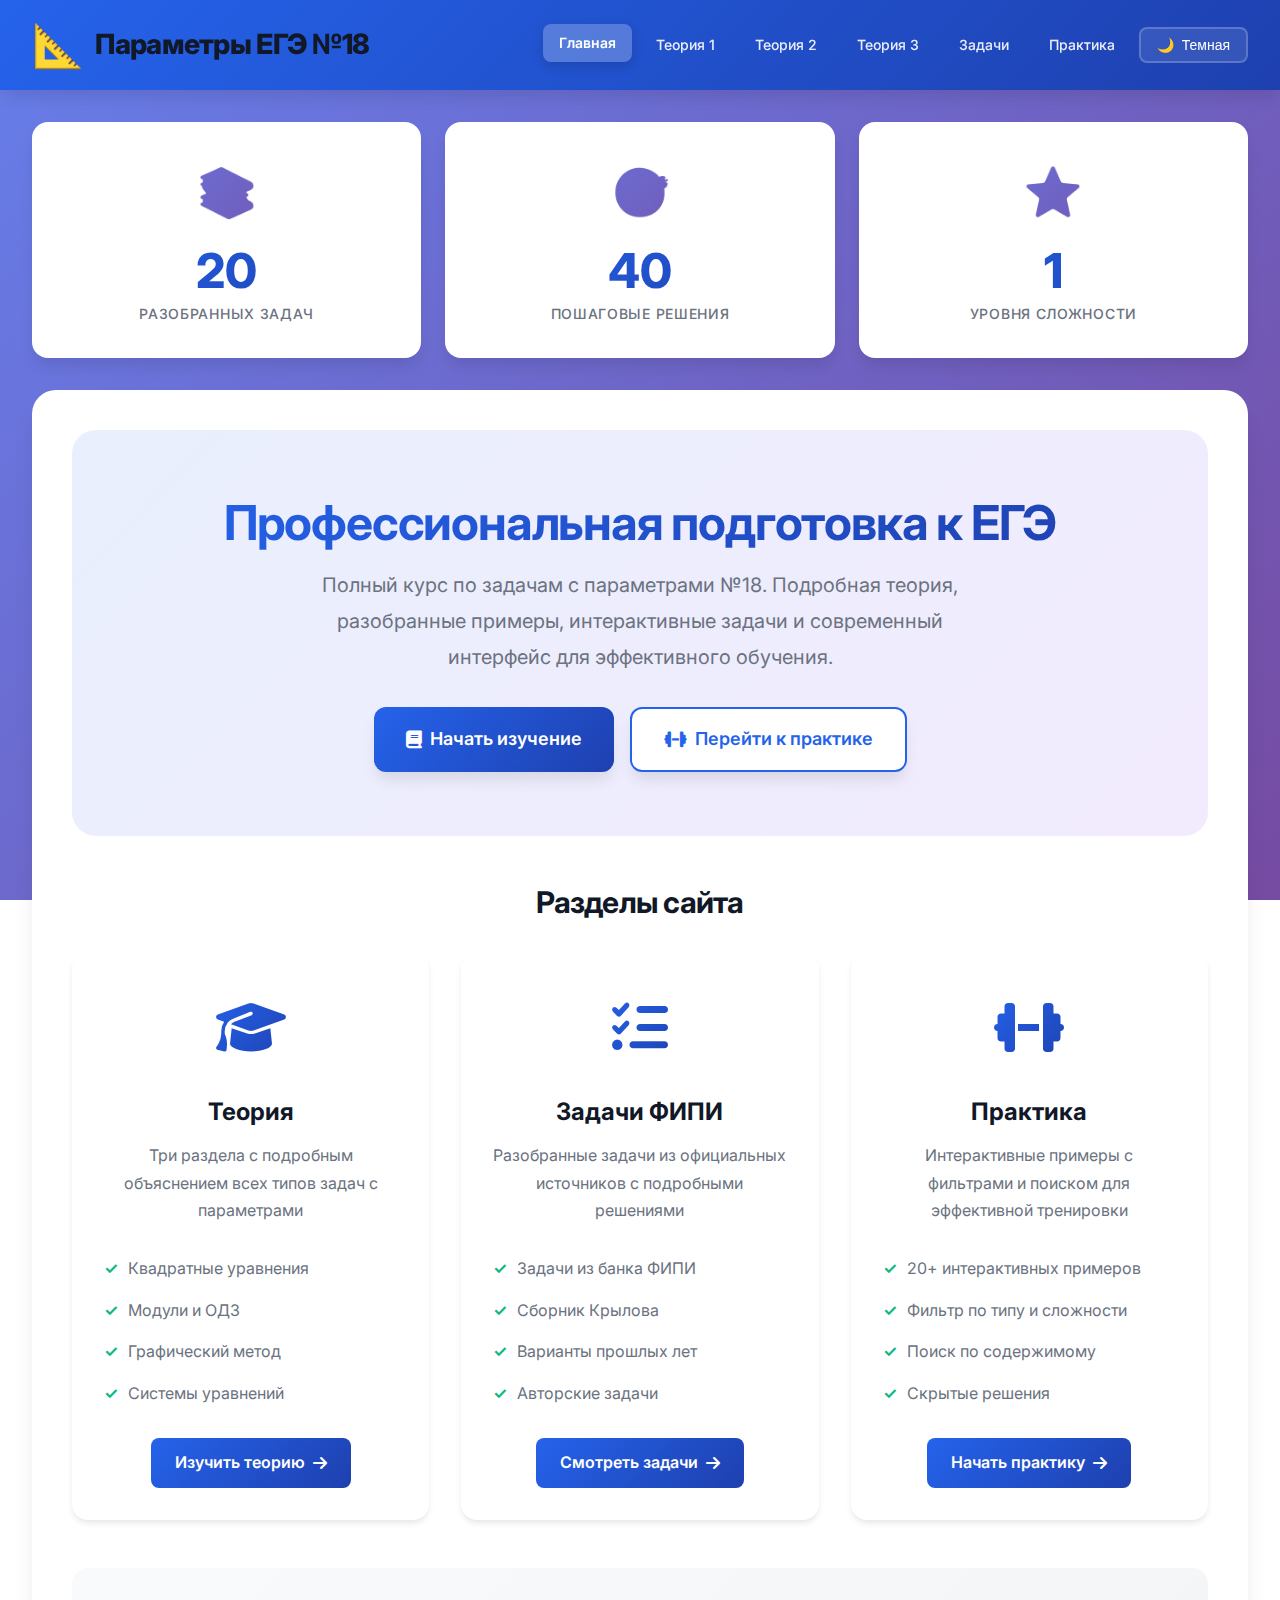
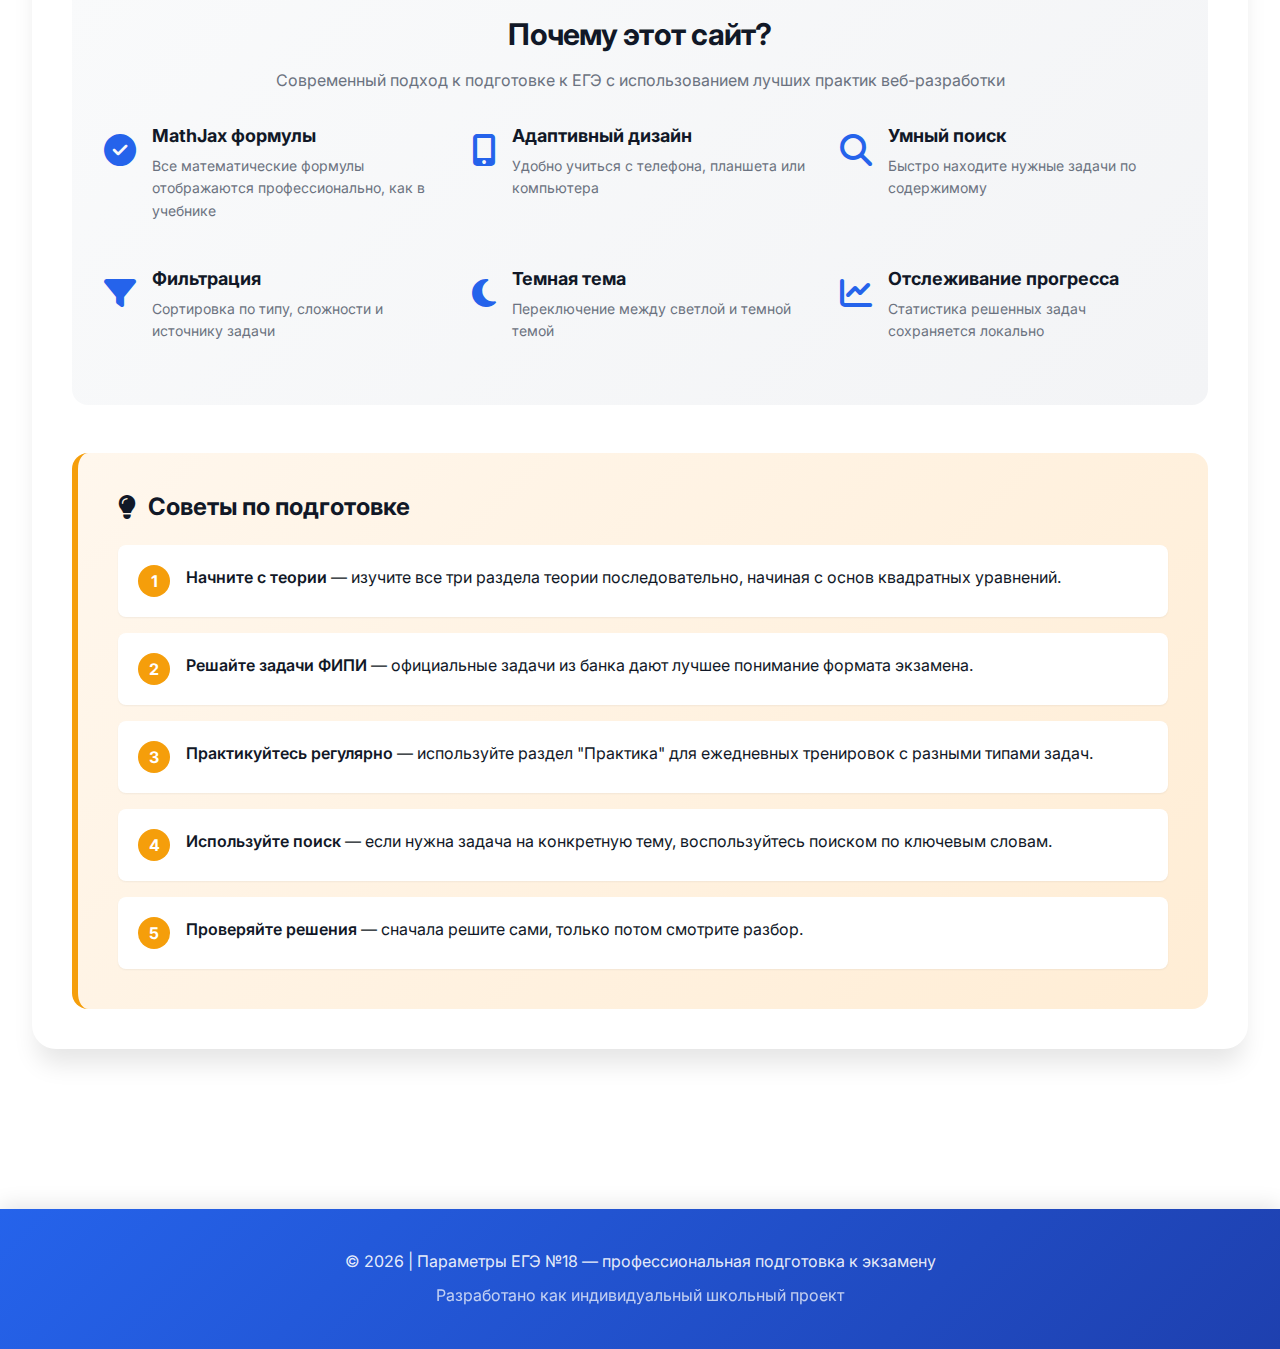
<file: index.html>
<!DOCTYPE html>
<html lang="ru">
<head>
  <meta charset="UTF-8">
  <meta name="viewport" content="width=device-width, initial-scale=1.0">
  <title>Главная — Параметры ЕГЭ №18</title>
  
  <!-- Шрифты -->
  <link href="https://fonts.googleapis.com/css2?family=Inter:wght@400;500;600;700;800&display=swap" rel="stylesheet">
  
  <!-- Font Awesome для иконок -->
  <link rel="stylesheet" href="https://cdnjs.cloudflare.com/ajax/libs/font-awesome/6.5.0/css/all.min.css">
  
  <!-- Подключаем CSS -->
  <link rel="stylesheet" href="css/style.css">
  
  <style>
    /* Дополнительные стили для главной страницы */
    .hero-section {
      background: linear-gradient(135deg, rgba(37, 99, 235, 0.1) 0%, rgba(124, 58, 237, 0.1) 100%);
      padding: 4rem 2rem;
      border-radius: var(--radius-2xl);
      text-align: center;
      margin-bottom: 3rem;
      animation: fadeInUp 0.8s ease-out;
    }

    .hero-section h2 {
      font-size: clamp(2rem, 5vw, 3rem);
      margin-bottom: 1rem;
      background: var(--gradient-blue);
      -webkit-background-clip: text;
      -webkit-text-fill-color: transparent;
      background-clip: text;
    }

    .hero-section p {
      font-size: clamp(1rem, 2.5vw, 1.25rem);
      color: var(--text-secondary);
      max-width: 700px;
      margin: 0 auto 2rem;
      line-height: 1.8;
    }

    .hero-buttons {
      display: flex;
      gap: 1rem;
      justify-content: center;
      flex-wrap: wrap;
    }

    .hero-btn {
      display: inline-flex;
      align-items: center;
      gap: 0.5rem;
      padding: 1rem 2rem;
      background: var(--gradient-blue);
      color: white;
      border-radius: var(--radius-lg);
      font-weight: 600;
      font-size: var(--text-lg);
      transition: all var(--transition-base);
      box-shadow: var(--shadow-lg);
    }

    .hero-btn:hover {
      transform: translateY(-3px);
      box-shadow: var(--shadow-xl);
    }

    .hero-btn.secondary {
      background: var(--bg-primary);
      color: var(--primary-color);
      border: 2px solid var(--primary-color);
    }

    .hero-btn.secondary:hover {
      background: var(--primary-color);
      color: white;
    }

    /* Сетка для карточек разделов */
    .sections-grid {
      display: grid;
      grid-template-columns: repeat(auto-fit, minmax(300px, 1fr));
      gap: 2rem;
      margin-bottom: 3rem;
    }

    .section-card {
      background: var(--bg-primary);
      border-radius: var(--radius-xl);
      padding: 2rem;
      box-shadow: var(--shadow-md);
      transition: all var(--transition-base);
      text-align: center;
      position: relative;
      overflow: hidden;
    }

    .section-card::before {
      content: '';
      position: absolute;
      top: 0;
      left: 0;
      width: 100%;
      height: 4px;
      background: var(--gradient-primary);
      transform: scaleX(0);
      transition: transform var(--transition-base);
    }

    .section-card:hover::before {
      transform: scaleX(1);
    }

    .section-card:hover {
      transform: translateY(-8px);
      box-shadow: var(--shadow-xl);
    }

    .section-icon {
      font-size: 3.5rem;
      margin-bottom: 1.5rem;
      background: var(--gradient-blue);
      -webkit-background-clip: text;
      -webkit-text-fill-color: transparent;
      background-clip: text;
      display: inline-block;
    }

    .section-card h3 {
      font-size: var(--text-2xl);
      margin-bottom: 1rem;
      color: var(--text-primary);
    }

    .section-card p {
      color: var(--text-secondary);
      margin-bottom: 1.5rem;
      line-height: 1.7;
    }

    .section-card ul {
      text-align: left;
      list-style: none;
      padding: 0;
      margin-bottom: 1.5rem;
    }

    .section-card ul li {
      padding: 0.5rem 0;
      padding-left: 1.5rem;
      position: relative;
      color: var(--text-secondary);
    }

    .section-card ul li::before {
      content: '✓';
      position: absolute;
      left: 0;
      color: var(--secondary-color);
      font-weight: bold;
    }

    .section-link {
      display: inline-flex;
      align-items: center;
      gap: 0.5rem;
      padding: 0.75rem 1.5rem;
      background: var(--gradient-blue);
      color: white;
      border-radius: var(--radius-md);
      font-weight: 600;
      transition: all var(--transition-base);
    }

    .section-link:hover {
      transform: scale(1.05);
      box-shadow: var(--shadow-md);
    }

    /* Блок с особенностями */
    .features-section {
      background: linear-gradient(135deg, var(--bg-secondary) 0%, var(--bg-tertiary) 100%);
      padding: 3rem 2rem;
      border-radius: var(--radius-xl);
      margin-bottom: 3rem;
    }

    .features-grid {
      display: grid;
      grid-template-columns: repeat(auto-fit, minmax(250px, 1fr));
      gap: 2rem;
      margin-top: 2rem;
    }

    .feature-item {
      display: flex;
      align-items: flex-start;
      gap: 1rem;
    }

    .feature-icon {
      font-size: 2rem;
      color: var(--primary-color);
      flex-shrink: 0;
    }

    .feature-content h4 {
      font-size: var(--text-lg);
      margin-bottom: 0.5rem;
      color: var(--text-primary);
    }

    .feature-content p {
      color: var(--text-secondary);
      font-size: var(--text-sm);
    }

    /* Блок с советами */
    .tips-section {
      background: linear-gradient(135deg, #fff7ed 0%, #ffedd5 100%);
      padding: 2.5rem;
      border-radius: var(--radius-xl);
      border-left: 6px solid var(--accent-color);
    }

    .tips-section h3 {
      display: flex;
      align-items: center;
      gap: 0.75rem;
      font-size: var(--text-2xl);
      margin-bottom: 1.5rem;
      color: var(--text-primary);
    }

    .tips-list {
      display: grid;
      gap: 1rem;
    }

    .tip-item {
      display: flex;
      align-items: flex-start;
      gap: 1rem;
      background: white;
      padding: 1.25rem;
      border-radius: var(--radius-md);
      box-shadow: var(--shadow-sm);
    }

    .tip-number {
      background: var(--accent-color);
      color: white;
      width: 32px;
      height: 32px;
      border-radius: 50%;
      display: flex;
      align-items: center;
      justify-content: center;
      font-weight: 700;
      flex-shrink: 0;
    }
  </style>
</head>
<body>

<!-- Header -->
<header>
  <div class="header-container">
    <h1>
      <span class="icon">📐</span>
      Параметры ЕГЭ №18
    </h1>
    <nav>
      <a href="index.html" class="nav-link active">Главная</a>
      <a href="theory1.html" class="nav-link">Теория 1</a>
      <a href="theory2.html" class="nav-link">Теория 2</a>
      <a href="theory3.html" class="nav-link">Теория 3</a>
      <a href="tasks.html" class="nav-link">Задачи</a>
      <a href="practice.html" class="nav-link">Практика</a>
    </nav>
  </div>
</header>

<!-- Статистика -->
<div class="stats-container">
  <div class="stat-card">
    <div class="icon">📚</div>
    <h3>50+</h3>
    <p>Разобранных задач</p>
  </div>
  <div class="stat-card">
    <div class="icon">🎯</div>
    <h3>100%</h3>
    <p>Пошаговые решения</p>
  </div>
  <div class="stat-card">
    <div class="icon">⭐</div>
    <h3>3</h3>
    <p>Уровня сложности</p>
  </div>
</div>

<!-- Main Content -->
<main>
  <div class="content-wrapper">
    
    <!-- Hero секция -->
    <div class="hero-section">
      <h2>Профессиональная подготовка к ЕГЭ</h2>
      <p>Полный курс по задачам с параметрами №18. Подробная теория, разобранные примеры, интерактивные задачи и современный интерфейс для эффективного обучения.</p>
      <div class="hero-buttons">
        <a href="theory1.html" class="hero-btn">
          <i class="fas fa-book"></i>
          Начать изучение
        </a>
        <a href="practice.html" class="hero-btn secondary">
          <i class="fas fa-dumbbell"></i>
          Перейти к практике
        </a>
      </div>
    </div>

    <!-- Основные разделы -->
    <h2 style="text-align: center; margin-bottom: 2rem;">Разделы сайта</h2>
    <div class="sections-grid">
      
      <!-- Теория -->
      <div class="section-card">
        <div class="section-icon">
          <i class="fas fa-graduation-cap"></i>
        </div>
        <h3>Теория</h3>
        <p>Три раздела с подробным объяснением всех типов задач с параметрами</p>
        <ul>
          <li>Квадратные уравнения</li>
          <li>Модули и ОДЗ</li>
          <li>Графический метод</li>
          <li>Системы уравнений</li>
        </ul>
        <a href="theory1.html" class="section-link">
          Изучить теорию
          <i class="fas fa-arrow-right"></i>
        </a>
      </div>

      <!-- Задачи -->
      <div class="section-card">
        <div class="section-icon">
          <i class="fas fa-tasks"></i>
        </div>
        <h3>Задачи ФИПИ</h3>
        <p>Разобранные задачи из официальных источников с подробными решениями</p>
        <ul>
          <li>Задачи из банка ФИПИ</li>
          <li>Сборник Крылова</li>
          <li>Варианты прошлых лет</li>
          <li>Авторские задачи</li>
        </ul>
        <a href="tasks.html" class="section-link">
          Смотреть задачи
          <i class="fas fa-arrow-right"></i>
        </a>
      </div>

      <!-- Практика -->
      <div class="section-card">
        <div class="section-icon">
          <i class="fas fa-dumbbell"></i>
        </div>
        <h3>Практика</h3>
        <p>Интерактивные примеры с фильтрами и поиском для эффективной тренировки</p>
        <ul>
          <li>20+ интерактивных примеров</li>
          <li>Фильтр по типу и сложности</li>
          <li>Поиск по содержимому</li>
          <li>Скрытые решения</li>
        </ul>
        <a href="practice.html" class="section-link">
          Начать практику
          <i class="fas fa-arrow-right"></i>
        </a>
      </div>

    </div>

    <!-- Особенности сайта -->
    <div class="features-section">
      <h2 style="text-align: center; margin-bottom: 1rem;">Почему этот сайт?</h2>
      <p style="text-align: center; color: var(--text-secondary); margin-bottom: 2rem;">
        Современный подход к подготовке к ЕГЭ с использованием лучших практик веб-разработки
      </p>
      
      <div class="features-grid">
        <div class="feature-item">
          <div class="feature-icon">
            <i class="fas fa-check-circle"></i>
          </div>
          <div class="feature-content">
            <h4>MathJax формулы</h4>
            <p>Все математические формулы отображаются профессионально, как в учебнике</p>
          </div>
        </div>

        <div class="feature-item">
          <div class="feature-icon">
            <i class="fas fa-mobile-alt"></i>
          </div>
          <div class="feature-content">
            <h4>Адаптивный дизайн</h4>
            <p>Удобно учиться с телефона, планшета или компьютера</p>
          </div>
        </div>

        <div class="feature-item">
          <div class="feature-icon">
            <i class="fas fa-search"></i>
          </div>
          <div class="feature-content">
            <h4>Умный поиск</h4>
            <p>Быстро находите нужные задачи по содержимому</p>
          </div>
        </div>

        <div class="feature-item">
          <div class="feature-icon">
            <i class="fas fa-filter"></i>
          </div>
          <div class="feature-content">
            <h4>Фильтрация</h4>
            <p>Сортировка по типу, сложности и источнику задачи</p>
          </div>
        </div>

        <div class="feature-item">
          <div class="feature-icon">
            <i class="fas fa-moon"></i>
          </div>
          <div class="feature-content">
            <h4>Темная тема</h4>
            <p>Переключение между светлой и темной темой</p>
          </div>
        </div>

        <div class="feature-item">
          <div class="feature-icon">
            <i class="fas fa-chart-line"></i>
          </div>
          <div class="feature-content">
            <h4>Отслеживание прогресса</h4>
            <p>Статистика решенных задач сохраняется локально</p>
          </div>
        </div>
      </div>
    </div>

    <!-- Советы по подготовке -->
    <div class="tips-section">
      <h3>
        <i class="fas fa-lightbulb"></i>
        Советы по подготовке
      </h3>
      <div class="tips-list">
        <div class="tip-item">
          <div class="tip-number">1</div>
          <div>
            <strong>Начните с теории</strong> — изучите все три раздела теории последовательно, начиная с основ квадратных уравнений.
          </div>
        </div>
        
        <div class="tip-item">
          <div class="tip-number">2</div>
          <div>
            <strong>Решайте задачи ФИПИ</strong> — официальные задачи из банка дают лучшее понимание формата экзамена.
          </div>
        </div>
        
        <div class="tip-item">
          <div class="tip-number">3</div>
          <div>
            <strong>Практикуйтесь регулярно</strong> — используйте раздел "Практика" для ежедневных тренировок с разными типами задач.
          </div>
        </div>
        
        <div class="tip-item">
          <div class="tip-number">4</div>
          <div>
            <strong>Используйте поиск</strong> — если нужна задача на конкретную тему, воспользуйтесь поиском по ключевым словам.
          </div>
        </div>
        
        <div class="tip-item">
          <div class="tip-number">5</div>
          <div>
            <strong>Проверяйте решения</strong> — сначала решите сами, только потом смотрите разбор.
          </div>
        </div>
      </div>
    </div>

  </div>
</main>

<!-- Footer -->
<footer>
  <p>© 2026 | Параметры ЕГЭ №18 — профессиональная подготовка к экзамену</p>
  <p style="margin-top: 0.5rem; opacity: 0.8;">
    Разработано как индивидуальный школьный проект
  </p>
</footer>

<!-- JavaScript -->
<script src="js/script.js"></script>

</body>
</html>
</file>
<file: css/style.css>
/* =====================================================
   ПРОФЕССИОНАЛЬНЫЙ CSS ДЛЯ САЙТА ПО ПАРАМЕТРАМ ЕГЭ
   Версия: 2.0 | Уровень: Университетский
   ===================================================== */

/* =====================================================
   1. БАЗОВЫЕ НАСТРОЙКИ И ПЕРЕМЕННЫЕ
   ===================================================== */
:root {
  /* Основная цветовая палитра */
  --primary-color: #2563eb;
  --primary-dark: #1e40af;
  --primary-light: #60a5fa;
  --secondary-color: #10b981;
  --accent-color: #f59e0b;
  --danger-color: #ef4444;
  
  /* Нейтральные цвета */
  --bg-primary: #ffffff;
  --bg-secondary: #f9fafb;
  --bg-tertiary: #f3f4f6;
  --text-primary: #111827;
  --text-secondary: #6b7280;
  --text-muted: #9ca3af;
  
  /* Градиенты */
  --gradient-primary: linear-gradient(135deg, #667eea 0%, #764ba2 100%);
  --gradient-blue: linear-gradient(135deg, #2563eb 0%, #1e40af 100%);
  --gradient-success: linear-gradient(135deg, #10b981 0%, #059669 100%);
  --gradient-warm: linear-gradient(135deg, #f59e0b 0%, #d97706 100%);
  
  /* Тени */
  --shadow-sm: 0 1px 2px 0 rgba(0, 0, 0, 0.05);
  --shadow-md: 0 4px 6px -1px rgba(0, 0, 0, 0.1);
  --shadow-lg: 0 10px 15px -3px rgba(0, 0, 0, 0.1);
  --shadow-xl: 0 20px 25px -5px rgba(0, 0, 0, 0.1);
  --shadow-2xl: 0 25px 50px -12px rgba(0, 0, 0, 0.25);
  
  /* Радиусы скругления */
  --radius-sm: 6px;
  --radius-md: 8px;
  --radius-lg: 12px;
  --radius-xl: 16px;
  --radius-2xl: 24px;
  
  /* Размеры шрифтов */
  --text-xs: 0.75rem;
  --text-sm: 0.875rem;
  --text-base: 1rem;
  --text-lg: 1.125rem;
  --text-xl: 1.25rem;
  --text-2xl: 1.5rem;
  --text-3xl: 1.875rem;
  --text-4xl: 2.25rem;
  
  /* Переходы */
  --transition-fast: 150ms cubic-bezier(0.4, 0, 0.2, 1);
  --transition-base: 300ms cubic-bezier(0.4, 0, 0.2, 1);
  --transition-slow: 500ms cubic-bezier(0.4, 0, 0.2, 1);
  
  /* Z-индексы */
  --z-dropdown: 1000;
  --z-sticky: 1020;
  --z-fixed: 1030;
  --z-modal-backdrop: 1040;
  --z-modal: 1050;
  --z-popover: 1060;
  --z-tooltip: 1070;
}

/* Темная тема */
[data-theme="dark"] {
  --bg-primary: #1f2937;
  --bg-secondary: #111827;
  --bg-tertiary: #374151;
  --text-primary: #f9fafb;
  --text-secondary: #d1d5db;
  --text-muted: #9ca3af;
}

/* =====================================================
   2. ГЛОБАЛЬНЫЕ СТИЛИ И СБРОС
   ===================================================== */
*, *::before, *::after {
  box-sizing: border-box;
  margin: 0;
  padding: 0;
}

html {
  scroll-behavior: smooth;
  font-size: 16px;
  -webkit-font-smoothing: antialiased;
  -moz-osx-font-smoothing: grayscale;
}

body {
  font-family: 'Inter', -apple-system, BlinkMacSystemFont, 'Segoe UI', Roboto, 'Helvetica Neue', Arial, sans-serif;
  line-height: 1.6;
  color: var(--text-primary);
  background: var(--gradient-primary);
  background-attachment: fixed;
  overflow-x: hidden;
  transition: background var(--transition-base);
}

/* Улучшенная читаемость текста */
p, li, span {
  text-rendering: optimizeLegibility;
  -webkit-font-smoothing: antialiased;
  -moz-osx-font-smoothing: grayscale;
}

/* Убираем outline для мыши, оставляем для клавиатуры */
:focus:not(:focus-visible) {
  outline: none;
}

:focus-visible {
  outline: 2px solid var(--primary-color);
  outline-offset: 2px;
}

/* =====================================================
   3. ТИПОГРАФИКА
   ===================================================== */
h1, h2, h3, h4, h5, h6 {
  font-weight: 700;
  line-height: 1.2;
  color: var(--text-primary);
  margin-bottom: 0.5em;
}

h1 { font-size: var(--text-4xl); letter-spacing: -0.025em; }
h2 { font-size: var(--text-3xl); letter-spacing: -0.025em; }
h3 { font-size: var(--text-2xl); }
h4 { font-size: var(--text-xl); }
h5 { font-size: var(--text-lg); }
h6 { font-size: var(--text-base); }

p {
  margin-bottom: 1em;
  color: var(--text-secondary);
}

a {
  color: var(--primary-color);
  text-decoration: none;
  transition: color var(--transition-fast);
}

a:hover {
  color: var(--primary-dark);
}

strong {
  font-weight: 600;
  color: var(--text-primary);
}

code {
  font-family: 'Fira Code', 'Courier New', monospace;
  background: var(--bg-tertiary);
  padding: 0.2em 0.4em;
  border-radius: var(--radius-sm);
  font-size: 0.9em;
  color: var(--danger-color);
}

/* =====================================================
   4. HEADER И НАВИГАЦИЯ
   ===================================================== */
header {
  background: var(--gradient-blue);
  color: white;
  padding: 1.25rem 2rem;
  position: sticky;
  top: 0;
  z-index: var(--z-sticky);
  box-shadow: var(--shadow-lg);
  backdrop-filter: blur(10px);
  transition: all var(--transition-base);
}

header.scrolled {
  padding: 0.75rem 2rem;
  box-shadow: var(--shadow-xl);
}

.header-container {
  max-width: 1400px;
  margin: 0 auto;
  display: flex;
  justify-content: space-between;
  align-items: center;
  flex-wrap: wrap;
  gap: 1rem;
}

header h1 {
  font-size: clamp(1.25rem, 4vw, 1.75rem);
  margin: 0;
  font-weight: 800;
  letter-spacing: -0.025em;
  display: flex;
  align-items: center;
  gap: 0.75rem;
  transition: transform var(--transition-base);
}

header h1:hover {
  transform: scale(1.02);
}

header h1 .icon {
  font-size: 1.5em;
  animation: float 3s ease-in-out infinite;
}

@keyframes float {
  0%, 100% { transform: translateY(0); }
  50% { transform: translateY(-5px); }
}

/* Навигация */
nav {
  display: flex;
  gap: 0.5rem;
  flex-wrap: wrap;
  align-items: center;
}

.nav-link {
  position: relative;
  padding: 0.5rem 1rem;
  color: rgba(255, 255, 255, 0.9);
  font-weight: 500;
  font-size: var(--text-sm);
  border-radius: var(--radius-md);
  transition: all var(--transition-base);
  cursor: pointer;
  overflow: hidden;
}

.nav-link::before {
  content: '';
  position: absolute;
  top: 0;
  left: 0;
  width: 100%;
  height: 100%;
  background: rgba(255, 255, 255, 0.1);
  transform: translateX(-100%);
  transition: transform var(--transition-base);
  z-index: -1;
}

.nav-link:hover::before,
.nav-link.active::before {
  transform: translateX(0);
}

.nav-link:hover,
.nav-link.active {
  color: white;
  background: rgba(255, 255, 255, 0.15);
  transform: translateY(-2px);
}

.nav-link.active {
  font-weight: 600;
  box-shadow: 0 4px 12px rgba(0, 0, 0, 0.15);
}

/* Кнопка смены темы */
.theme-toggle {
  background: rgba(255, 255, 255, 0.1);
  border: 2px solid rgba(255, 255, 255, 0.2);
  color: white;
  padding: 0.5rem 1rem;
  border-radius: var(--radius-md);
  cursor: pointer;
  font-size: var(--text-sm);
  font-weight: 500;
  transition: all var(--transition-base);
  display: flex;
  align-items: center;
  gap: 0.5rem;
}

.theme-toggle:hover {
  background: rgba(255, 255, 255, 0.2);
  transform: scale(1.05);
}

/* =====================================================
   5. СТАТИСТИКА (STATS CARDS)
   ===================================================== */
.stats-container {
  max-width: 1400px;
  margin: 2rem auto 1rem;
  padding: 0 2rem;
  display: grid;
  grid-template-columns: repeat(auto-fit, minmax(250px, 1fr));
  gap: 1.5rem;
  animation: fadeInUp 0.6s ease-out;
}

.stat-card {
  background: var(--bg-primary);
  padding: 2rem;
  border-radius: var(--radius-xl);
  text-align: center;
  box-shadow: var(--shadow-lg);
  transition: all var(--transition-base);
  position: relative;
  overflow: hidden;
}

.stat-card::before {
  content: '';
  position: absolute;
  top: 0;
  left: 0;
  width: 100%;
  height: 4px;
  background: var(--gradient-primary);
  transform: scaleX(0);
  transform-origin: left;
  transition: transform var(--transition-slow);
}

.stat-card:hover::before {
  transform: scaleX(1);
}

.stat-card:hover {
  transform: translateY(-8px) scale(1.02);
  box-shadow: var(--shadow-2xl);
}

.stat-card .icon {
  font-size: 3rem;
  margin-bottom: 1rem;
  background: var(--gradient-primary);
  -webkit-background-clip: text;
  -webkit-text-fill-color: transparent;
  background-clip: text;
  animation: pulse 2s ease-in-out infinite;
}

@keyframes pulse {
  0%, 100% { opacity: 1; }
  50% { opacity: 0.7; }
}

.stat-card h3 {
  font-size: clamp(2rem, 5vw, 3rem);
  font-weight: 800;
  background: var(--gradient-blue);
  -webkit-background-clip: text;
  -webkit-text-fill-color: transparent;
  background-clip: text;
  margin: 0.5rem 0;
  line-height: 1;
}

.stat-card p {
  color: var(--text-secondary);
  font-size: var(--text-sm);
  font-weight: 500;
  margin: 0;
  text-transform: uppercase;
  letter-spacing: 0.05em;
}

/* =====================================================
   6. MAIN CONTAINER
   ===================================================== */
main {
  max-width: 1400px;
  margin: 2rem auto;
  padding: 0 2rem 4rem;
  animation: fadeIn 0.8s ease-out;
}

.content-wrapper {
  background: var(--bg-primary);
  border-radius: var(--radius-2xl);
  padding: 2.5rem;
  box-shadow: var(--shadow-xl);
  margin-bottom: 2rem;
}

/* =====================================================
   7. ПАНЕЛЬ УПРАВЛЕНИЯ (CONTROLS)
   ===================================================== */
.controls {
  display: grid;
  grid-template-columns: repeat(auto-fit, minmax(250px, 1fr));
  gap: 1.25rem;
  margin-bottom: 2.5rem;
  padding: 1.75rem;
  background: linear-gradient(135deg, var(--bg-secondary) 0%, var(--bg-tertiary) 100%);
  border-radius: var(--radius-lg);
  box-shadow: var(--shadow-md);
  animation: slideInDown 0.5s ease-out;
}

@keyframes slideInDown {
  from {
    opacity: 0;
    transform: translateY(-20px);
  }
  to {
    opacity: 1;
    transform: translateY(0);
  }
}

.control-group {
  display: flex;
  flex-direction: column;
  gap: 0.5rem;
}

.control-group label {
  font-weight: 600;
  font-size: var(--text-sm);
  color: var(--text-primary);
  display: flex;
  align-items: center;
  gap: 0.5rem;
}

.control-group label .icon {
  font-size: 1.1em;
  color: var(--primary-color);
}

/* Стили для input и select */
select, 
input[type="text"],
input[type="search"] {
  width: 100%;
  padding: 0.75rem 1rem;
  border: 2px solid var(--bg-tertiary);
  border-radius: var(--radius-md);
  font-size: var(--text-base);
  font-family: inherit;
  color: var(--text-primary);
  background: var(--bg-primary);
  transition: all var(--transition-base);
  box-shadow: var(--shadow-sm);
}

select:focus,
input[type="text"]:focus,
input[type="search"]:focus {
  outline: none;
  border-color: var(--primary-color);
  box-shadow: 0 0 0 3px rgba(37, 99, 235, 0.1);
  transform: translateY(-1px);
}

select:hover,
input[type="text"]:hover,
input[type="search"]:hover {
  border-color: var(--primary-light);
}

/* Кастомная стрелка для select */
select {
  appearance: none;
  background-image: url("data:image/svg+xml,%3Csvg xmlns='http://www.w3.org/2000/svg' width='12' height='12' viewBox='0 0 12 12'%3E%3Cpath fill='%232563eb' d='M10.293 3.293L6 7.586 1.707 3.293A1 1 0 00.293 4.707l5 5a1 1 0 001.414 0l5-5a1 1 0 10-1.414-1.414z'/%3E%3C/svg%3E");
  background-repeat: no-repeat;
  background-position: right 1rem center;
  padding-right: 3rem;
}

/* =====================================================
   8. КАРТОЧКИ ПРИМЕРОВ (EXAMPLES)
   ===================================================== */
.examples-container {
  display: flex;
  flex-direction: column;
  gap: 2rem;
}

.example {
  background: linear-gradient(135deg, var(--bg-primary) 0%, #fafbff 100%);
  border-radius: var(--radius-xl);
  padding: 2rem;
  box-shadow: var(--shadow-md);
  border-left: 5px solid var(--primary-color);
  transition: all var(--transition-base);
  position: relative;
  overflow: hidden;
  opacity: 0;
  transform: translateY(40px);
}

/* Декоративный элемент */
.example::after {
  content: '';
  position: absolute;
  top: -50%;
  right: -10%;
  width: 200px;
  height: 200px;
  background: radial-gradient(circle, rgba(37, 99, 235, 0.05) 0%, transparent 70%);
  border-radius: 50%;
  pointer-events: none;
}

.example.visible {
  opacity: 1;
  transform: translateY(0);
  animation: fadeInUp 0.6s ease-out forwards;
}

@keyframes fadeInUp {
  from {
    opacity: 0;
    transform: translateY(40px);
  }
  to {
    opacity: 1;
    transform: translateY(0);
  }
}

.example:hover {
  transform: translateY(-5px);
  box-shadow: var(--shadow-xl);
  border-left-width: 8px;
}

.example.highlighted {
  border-left-color: var(--accent-color);
  background: linear-gradient(135deg, #fffbeb 0%, #fef3c7 100%);
  box-shadow: 0 12px 30px rgba(245, 158, 11, 0.2);
}

/* Заголовок примера */
.example h3 {
  display: flex;
  align-items: center;
  justify-content: space-between;
  gap: 1rem;
  margin: 0 0 1rem;
  font-size: var(--text-2xl);
  color: var(--text-primary);
  flex-wrap: wrap;
}

.example h3 .example-number {
  font-weight: 800;
  color: var(--primary-color);
}

/* Метаданные */
.meta {
  display: flex;
  gap: 0.75rem;
  flex-wrap: wrap;
  margin-bottom: 1.25rem;
}

/* Бейджи */
.badge {
  display: inline-flex;
  align-items: center;
  gap: 0.375rem;
  padding: 0.375rem 0.875rem;
  border-radius: 999px;
  font-size: var(--text-xs);
  font-weight: 600;
  text-transform: uppercase;
  letter-spacing: 0.05em;
  box-shadow: var(--shadow-sm);
  transition: all var(--transition-fast);
}

.badge:hover {
  transform: scale(1.05);
}

.badge.main {
  background: linear-gradient(135deg, #10b981 0%, #059669 100%);
  color: white;
}

.badge.reserve {
  background: linear-gradient(135deg, #f59e0b 0%, #d97706 100%);
  color: white;
}

.badge.hard {
  background: linear-gradient(135deg, #ef4444 0%, #dc2626 100%);
  color: white;
}

.badge.medium {
  background: linear-gradient(135deg, #3b82f6 0%, #2563eb 100%);
  color: white;
}

.badge.easy {
  background: linear-gradient(135deg, #8b5cf6 0%, #7c3aed 100%);
  color: white;
}

/* Звездочки сложности */
.difficulty {
  color: #f59e0b;
  font-size: var(--text-lg);
  letter-spacing: 0.15em;
  text-shadow: 0 2px 4px rgba(245, 158, 11, 0.2);
  user-select: none;
}

/* Текст задачи */
.task-text {
  margin: 1.5rem 0;
  padding: 1.5rem;
  background: white;
  border: 2px dashed var(--primary-color);
  border-radius: var(--radius-lg);
  font-size: var(--text-lg);
  line-height: 1.8;
  position: relative;
  box-shadow: var(--shadow-sm);
}

.task-text::before {
  content: '📋';
  position: absolute;
  top: -12px;
  left: 1rem;
  background: white;
  padding: 0 0.5rem;
  font-size: 1.25rem;
}

/* =====================================================
   9. КНОПКИ
   ===================================================== */
.toggle-btn {
  display: inline-flex;
  align-items: center;
  justify-content: center;
  gap: 0.625rem;
  padding: 0.875rem 1.75rem;
  margin-top: 1.25rem;
  font-size: var(--text-base);
  font-weight: 600;
  font-family: inherit;
  color: white;
  background: var(--gradient-blue);
  border: none;
  border-radius: var(--radius-md);
  cursor: pointer;
  transition: all var(--transition-base);
  box-shadow: 0 4px 12px rgba(37, 99, 235, 0.3);
  position: relative;
  overflow: hidden;
}

.toggle-btn::before {
  content: '';
  position: absolute;
  top: 50%;
  left: 50%;
  width: 0;
  height: 0;
  background: rgba(255, 255, 255, 0.2);
  border-radius: 50%;
  transform: translate(-50%, -50%);
  transition: width 0.6s, height 0.6s;
}

.toggle-btn:hover::before {
  width: 300px;
  height: 300px;
}

.toggle-btn:hover {
  transform: translateY(-2px);
  box-shadow: 0 6px 20px rgba(37, 99, 235, 0.4);
}

.toggle-btn:active {
  transform: translateY(0);
}

.toggle-btn .icon {
  transition: transform var(--transition-base);
  font-size: 1.1em;
}

.toggle-btn.active .icon {
  transform: rotate(180deg);
}

/* Вторичные кнопки */
.btn-secondary {
  background: var(--bg-tertiary);
  color: var(--text-primary);
  box-shadow: var(--shadow-sm);
}

.btn-secondary:hover {
  background: var(--bg-secondary);
}

/* =====================================================
   10. РЕШЕНИЯ
   ===================================================== */
.solution {
  margin-top: 1.5rem;
  padding: 1.75rem;
  background: linear-gradient(135deg, #eff6ff 0%, #dbeafe 100%);
  border-left: 6px solid var(--primary-color);
  border-radius: var(--radius-lg);
  display: none;
  animation: expandDown 0.4s ease-out;
  box-shadow: inset 0 2px 4px rgba(0, 0, 0, 0.05);
}

@keyframes expandDown {
  from {
    opacity: 0;
    max-height: 0;
    padding: 0 1.75rem;
  }
  to {
    opacity: 1;
    max-height: 2000px;
    padding: 1.75rem;
  }
}

.solution.visible {
  display: block;
}

.solution p {
  margin-bottom: 1rem;
  line-height: 1.8;
}

.solution p strong {
  color: var(--primary-dark);
  font-weight: 700;
}

.solution ul {
  margin: 1rem 0 1rem 2rem;
  list-style: none;
}

.solution ul li {
  position: relative;
  padding-left: 1.5rem;
  margin-bottom: 0.875rem;
  line-height: 1.8;
}

.solution ul li::before {
  content: '▸';
  position: absolute;
  left: 0;
  color: var(--primary-color);
  font-weight: bold;
}

/* Выделение важных блоков */
.solution .highlight-box {
  background: #fef3c7;
  border-left: 4px solid var(--accent-color);
  padding: 1rem;
  margin: 1rem 0;
  border-radius: var(--radius-sm);
}

/* =====================================================
   11. МАТЕМАТИЧЕСКИЕ ФОРМУЛЫ (MathJax)
   ===================================================== */
.MathJax {
  font-size: 1.15em !important;
  overflow-x: auto;
  overflow-y: hidden;
}

.task-text .MathJax {
  color: var(--text-primary);
}

/* =====================================================
   12. FOOTER
   ===================================================== */
footer {
  background: var(--gradient-blue);
  color: white;
  text-align: center;
  padding: 2rem;
  margin-top: 4rem;
  box-shadow: 0 -4px 20px rgba(0, 0, 0, 0.1);
}

footer p {
  margin: 0.5rem 0;
  color: rgba(255, 255, 255, 0.9);
}

footer a {
  color: white;
  text-decoration: underline;
  transition: opacity var(--transition-fast);
}

footer a:hover {
  opacity: 0.8;
}

/* Социальные ссылки в футере */
.footer-links {
  display: flex;
  justify-content: center;
  gap: 1.5rem;
  margin-top: 1rem;
}

.footer-links a {
  font-size: 1.5rem;
  transition: transform var(--transition-fast);
}

.footer-links a:hover {
  transform: scale(1.2);
}

/* =====================================================
   13. ЗАГРУЗЧИК (LOADER)
   ===================================================== */
.loader {
  position: fixed;
  top: 0;
  left: 0;
  width: 100%;
  height: 100%;
  background: var(--bg-primary);
  display: flex;
  align-items: center;
  justify-content: center;
  z-index: 9999;
  transition: opacity 0.5s, visibility 0.5s;
}

.loader.hidden {
  opacity: 0;
  visibility: hidden;
}

.loader-spinner {
  width: 60px;
  height: 60px;
  border: 5px solid var(--bg-tertiary);
  border-top-color: var(--primary-color);
  border-radius: 50%;
  animation: spin 0.8s linear infinite;
}

@keyframes spin {
  to { transform: rotate(360deg); }
}

/* =====================================================
   14. ПРОГРЕСС БАР
   ===================================================== */
.progress-bar {
  position: fixed;
  top: 0;
  left: 0;
  height: 4px;
  background: var(--gradient-primary);
  z-index: var(--z-fixed);
  transition: width var(--transition-fast);
  box-shadow: 0 0 10px var(--primary-color);
}

/* =====================================================
   15. КНОПКА "НАВЕРХ"
   ===================================================== */
.scroll-to-top {
  position: fixed;
  bottom: 2rem;
  right: 2rem;
  width: 50px;
  height: 50px;
  background: var(--gradient-blue);
  color: white;
  border: none;
  border-radius: 50%;
  font-size: 1.5rem;
  cursor: pointer;
  display: flex;
  align-items: center;
  justify-content: center;
  box-shadow: var(--shadow-xl);
  opacity: 0;
  visibility: hidden;
  transform: scale(0);
  transition: all var(--transition-base);
  z-index: var(--z-fixed);
}

.scroll-to-top.visible {
  opacity: 1;
  visibility: visible;
  transform: scale(1);
}

.scroll-to-top:hover {
  transform: scale(1.1);
  box-shadow: var(--shadow-2xl);
}

.scroll-to-top:active {
  transform: scale(0.95);
}

/* =====================================================
   16. ТУЛТИПЫ
   ===================================================== */
[data-tooltip] {
  position: relative;
  cursor: help;
}

[data-tooltip]::before {
  content: attr(data-tooltip);
  position: absolute;
  bottom: calc(100% + 8px);
  left: 50%;
  transform: translateX(-50%) scale(0);
  padding: 0.5rem 0.75rem;
  background: var(--text-primary);
  color: white;
  font-size: var(--text-sm);
  border-radius: var(--radius-sm);
  white-space: nowrap;
  opacity: 0;
  pointer-events: none;
  transition: all var(--transition-base);
  z-index: var(--z-tooltip);
}

[data-tooltip]::after {
  content: '';
  position: absolute;
  bottom: calc(100% + 2px);
  left: 50%;
  transform: translateX(-50%) scale(0);
  border: 6px solid transparent;
  border-top-color: var(--text-primary);
  opacity: 0;
  transition: all var(--transition-base);
  z-index: var(--z-tooltip);
}

[data-tooltip]:hover::before,
[data-tooltip]:hover::after {
  opacity: 1;
  transform: translateX(-50%) scale(1);
}

/* =====================================================
   17. МОДАЛЬНЫЕ ОКНА
   ===================================================== */
.modal {
  position: fixed;
  top: 0;
  left: 0;
  width: 100%;
  height: 100%;
  background: rgba(0, 0, 0, 0.6);
  backdrop-filter: blur(5px);
  display: flex;
  align-items: center;
  justify-content: center;
  opacity: 0;
  visibility: hidden;
  transition: all var(--transition-base);
  z-index: var(--z-modal);
  padding: 1rem;
}

.modal.active {
  opacity: 1;
  visibility: visible;
}

.modal-content {
  background: var(--bg-primary);
  padding: 2rem;
  border-radius: var(--radius-xl);
  max-width: 600px;
  width: 100%;
  max-height: 90vh;
  overflow-y: auto;
  box-shadow: var(--shadow-2xl);
  transform: scale(0.9);
  transition: transform var(--transition-base);
}

.modal.active .modal-content {
  transform: scale(1);
}

.modal-header {
  display: flex;
  justify-content: space-between;
  align-items: center;
  margin-bottom: 1.5rem;
}

.modal-close {
  background: none;
  border: none;
  font-size: 1.5rem;
  cursor: pointer;
  color: var(--text-secondary);
  transition: color var(--transition-fast);
}

.modal-close:hover {
  color: var(--text-primary);
}

/* =====================================================
   18. УВЕДОМЛЕНИЯ (TOAST)
   ===================================================== */
.toast-container {
  position: fixed;
  top: 5rem;
  right: 2rem;
  z-index: var(--z-tooltip);
  display: flex;
  flex-direction: column;
  gap: 1rem;
}

.toast {
  min-width: 300px;
  padding: 1rem 1.25rem;
  background: var(--bg-primary);
  border-radius: var(--radius-lg);
  box-shadow: var(--shadow-xl);
  display: flex;
  align-items: center;
  gap: 1rem;
  animation: slideInRight 0.3s ease-out;
  border-left: 4px solid var(--primary-color);
}

@keyframes slideInRight {
  from {
    opacity: 0;
    transform: translateX(100px);
  }
  to {
    opacity: 1;
    transform: translateX(0);
  }
}

.toast.success { border-left-color: var(--secondary-color); }
.toast.error { border-left-color: var(--danger-color); }
.toast.warning { border-left-color: var(--accent-color); }

.toast-icon {
  font-size: 1.5rem;
}

.toast-message {
  flex: 1;
  font-size: var(--text-sm);
}

.toast-close {
  background: none;
  border: none;
  font-size: 1.25rem;
  cursor: pointer;
  color: var(--text-secondary);
}

/* =====================================================
   19. АДАПТИВНОСТЬ
   ===================================================== */
@media (max-width: 1200px) {
  :root {
    font-size: 15px;
  }
  
  .stats-container {
    grid-template-columns: repeat(auto-fit, minmax(200px, 1fr));
  }
}

@media (max-width: 768px) {
  :root {
    font-size: 14px;
  }
  
  header {
    padding: 1rem;
  }
  
  .header-container {
    flex-direction: column;
    text-align: center;
  }
  
  nav {
    width: 100%;
    justify-content: center;
  }
  
  main,
  .stats-container {
    padding: 0 1rem;
  }
  
  .content-wrapper {
    padding: 1.5rem;
  }
  
  .controls {
    grid-template-columns: 1fr;
    padding: 1.25rem;
  }
  
  .example {
    padding: 1.5rem;
  }
  
  .scroll-to-top {
    bottom: 1rem;
    right: 1rem;
    width: 45px;
    height: 45px;
  }
  
  .toast-container {
    right: 1rem;
    left: 1rem;
  }
  
  .toast {
    min-width: unset;
  }
}

@media (max-width: 480px) {
  h1 { font-size: var(--text-2xl); }
  h2 { font-size: var(--text-xl); }
  h3 { font-size: var(--text-lg); }
  
  .example h3 {
    flex-direction: column;
    align-items: flex-start;
  }
  
  .stat-card {
    padding: 1.5rem;
  }
}

/* =====================================================
   20. УТИЛИТЫ
   ===================================================== */
.hidden { display: none !important; }
.invisible { visibility: hidden !important; }
.sr-only {
  position: absolute;
  width: 1px;
  height: 1px;
  padding: 0;
  margin: -1px;
  overflow: hidden;
  clip: rect(0, 0, 0, 0);
  white-space: nowrap;
  border-width: 0;
}

.text-center { text-align: center; }
.text-left { text-align: left; }
.text-right { text-align: right; }

.mt-1 { margin-top: 0.5rem; }
.mt-2 { margin-top: 1rem; }
.mt-3 { margin-top: 1.5rem; }
.mt-4 { margin-top: 2rem; }

.mb-1 { margin-bottom: 0.5rem; }
.mb-2 { margin-bottom: 1rem; }
.mb-3 { margin-bottom: 1.5rem; }
.mb-4 { margin-bottom: 2rem; }

/* Анимация печати */
@keyframes typing {
  from { width: 0; }
  to { width: 100%; }
}

.typing-effect {
  overflow: hidden;
  white-space: nowrap;
  animation: typing 3s steps(40, end);
}

/* =====================================================
   21. ПЕЧАТЬ
   ===================================================== */
@media print {
  header,
  footer,
  .controls,
  .toggle-btn,
  .scroll-to-top,
  .theme-toggle {
    display: none !important;
  }
  
  body {
    background: white;
  }
  
  .example {
    page-break-inside: avoid;
    box-shadow: none;
    border: 1px solid #ddd;
  }
  
  .solution {
    display: block !important;
  }
}
</file>
